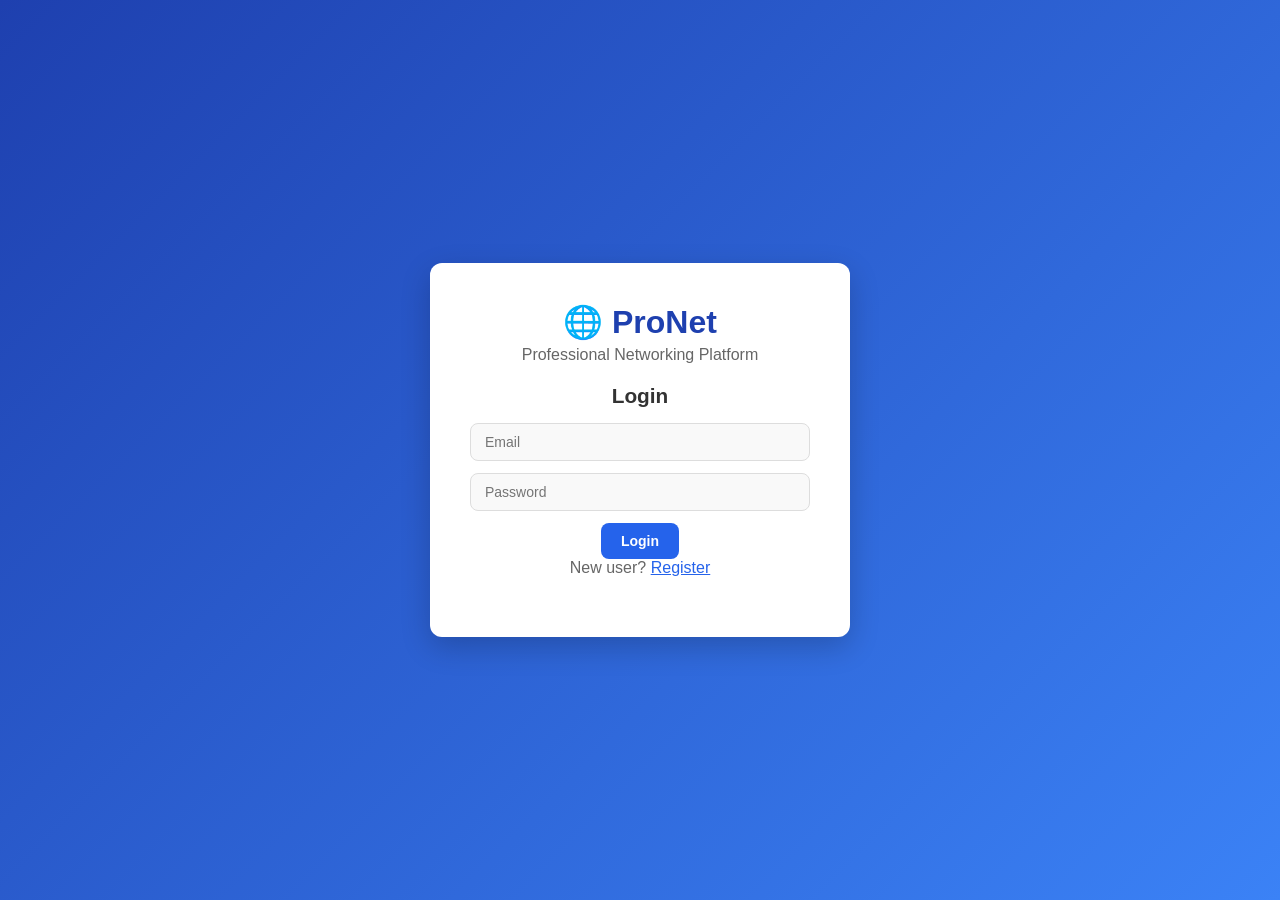
<file: Frontend/index.html>
<!DOCTYPE html>
<html lang="en">
<head>
  <meta charset="UTF-8">
  <title>ProNet - Login</title>
  <link rel="stylesheet" href="css/style.css">
</head>
<body class="auth-page">

  <div class="auth-box">
    <h1>🌐 ProNet</h1>
    <p>Professional Networking Platform</p>

    <!-- LOGIN -->
    <div id="loginSection">
      <h2>Login</h2>
      <input id="loginEmail"    type="email"    placeholder="Email" />
      <input id="loginPassword" type="password" placeholder="Password" />
      <button onclick="login()">Login</button>
      <p>New user? <a href="#" onclick="show('registerSection'); hide('loginSection')">Register</a></p>
    </div>

    <!-- REGISTER -->
    <div id="registerSection" style="display:none">
      <h2>Create Account</h2>
      <input id="rName"     type="text"     placeholder="Full Name" />
      <input id="rEmail"    type="email"    placeholder="Email" />
      <input id="rPass"     type="password" placeholder="Password" />
      <input id="rJob"      type="text"     placeholder="Job Title  (e.g. Software Engineer)" />
      <input id="rIndustry" type="text"     placeholder="Industry  (e.g. Technology)" />
      <input id="rSkills"   type="text"     placeholder="Skills  (e.g. Python, React, SQL)" />
      <input id="rExp"      type="text"     placeholder="Years of Experience  (e.g. 2)" />
      <button onclick="register()">Register</button>
      <p>Already have account? <a href="#" onclick="show('loginSection'); hide('registerSection')">Login</a></p>
    </div>
  </div>

  <script src="js/auth.js"></script>
</body>
</html>
</file>
<file: Frontend/css/style.css>
/* ===== RESET ===== */
* { margin: 0; padding: 0; box-sizing: border-box; }

body {
  font-family: Arial, sans-serif;
  background: #f0f4f8;
  color: #333;
}

/* ===== AUTH PAGE ===== */
.auth-page {
  display: flex;
  justify-content: center;
  align-items: center;
  min-height: 100vh;
  background: linear-gradient(135deg, #1e40af, #3b82f6);
}

.auth-box {
  background: white;
  padding: 40px;
  border-radius: 12px;
  width: 100%;
  max-width: 420px;
  text-align: center;
  box-shadow: 0 10px 30px rgba(0,0,0,0.2);
}

.auth-box h1 { font-size: 2rem; color: #1e40af; margin-bottom: 5px; }
.auth-box p  { color: #666; margin-bottom: 20px; }
.auth-box h2 { margin-bottom: 15px; font-size: 1.3rem; }

/* ===== INPUTS ===== */
input, textarea, select {
  width: 100%;
  padding: 10px 14px;
  margin-bottom: 12px;
  border: 1px solid #ddd;
  border-radius: 8px;
  font-size: 14px;
  font-family: Arial, sans-serif;
  background: #f9f9f9;
  outline: none;
}

input:focus, textarea:focus { border-color: #3b82f6; background: white; }
textarea { height: 90px; resize: vertical; }
select   { cursor: pointer; }

/* ===== BUTTONS ===== */
button {
  background: #2563eb;
  color: white;
  border: none;
  padding: 10px 20px;
  border-radius: 8px;
  cursor: pointer;
  font-size: 14px;
  font-weight: bold;
}

button:hover { background: #1d4ed8; }

button.green  { background: #16a34a; }
button.green:hover { background: #15803d; }
button.gray   { background: #9ca3af; }
button.gray:hover  { background: #6b7280; }
button.red    { background: #dc2626; }
button.red:hover   { background: #b91c1c; }
button.small  { padding: 6px 14px; font-size: 13px; }

/* ===== NAVBAR ===== */
.navbar {
  position: fixed;
  top: 0; left: 0; right: 0;
  background: white;
  border-bottom: 2px solid #e5e7eb;
  padding: 12px 24px;
  display: flex;
  align-items: center;
  justify-content: space-between;
  z-index: 100;
  box-shadow: 0 2px 8px rgba(0,0,0,0.08);
}

.navbar b   { font-size: 1.3rem; color: #1e40af; }
.navbar a   { text-decoration: none; color: #555; margin-left: 12px; font-size: 14px; }
.navbar a:hover { color: #1e40af; }

/* ===== PAGE ===== */
.page {
  max-width: 950px;
  margin: 0 auto;
  padding: 80px 16px 40px;
  display: flex;
  flex-direction: column;
  gap: 16px;
}

/* ===== CARD ===== */
.card {
  background: white;
  border-radius: 10px;
  padding: 20px;
  box-shadow: 0 2px 8px rgba(0,0,0,0.07);
}

.card h2 { margin-bottom: 8px; }
.card h3 { margin-bottom: 12px; }
.card p  { margin-bottom: 6px; line-height: 1.6; }

/* ===== LAYOUT HELPERS ===== */
.three-col {
  display: grid;
  grid-template-columns: repeat(3, 1fr);
  gap: 16px;
}

.center { text-align: center; }
.flex-between { display: flex; align-items: center; justify-content: space-between; flex-wrap: wrap; gap: 10px; }

/* ===== STATS ===== */
.big-num {
  font-size: 2.2rem;
  font-weight: bold;
  color: #2563eb;
  margin-bottom: 4px;
}

/* ===== PEOPLE GRID ===== */
.people-grid {
  display: grid;
  grid-template-columns: repeat(auto-fill, minmax(200px, 1fr));
  gap: 14px;
  margin-top: 14px;
}

/* ===== PERSON CARD ===== */
.person-card {
  border: 1px solid #e5e7eb;
  border-radius: 10px;
  padding: 16px;
  text-align: center;
  background: #fafafa;
}

.person-card .avatar {
  width: 56px;
  height: 56px;
  border-radius: 50%;
  background: #2563eb;
  color: white;
  font-size: 1.4rem;
  font-weight: bold;
  display: flex;
  align-items: center;
  justify-content: center;
  margin: 0 auto 10px;
}

.person-card h4 { font-size: 15px; margin-bottom: 3px; }
.person-card p  { font-size: 12px; color: #666; margin-bottom: 8px; }

.match-badge {
  display: inline-block;
  background: #dbeafe;
  color: #1d4ed8;
  font-size: 11px;
  font-weight: bold;
  padding: 2px 10px;
  border-radius: 20px;
  margin-bottom: 10px;
}

/* ===== AVATAR ===== */
.avatar-big {
  width: 80px;
  height: 80px;
  border-radius: 50%;
  background: #2563eb;
  color: white;
  font-size: 2rem;
  font-weight: bold;
  display: flex;
  align-items: center;
  justify-content: center;
  flex-shrink: 0;
}

/* ===== SKILLS ===== */
.skill-tag {
  display: inline-block;
  background: #dbeafe;
  color: #1e40af;
  padding: 4px 12px;
  border-radius: 20px;
  font-size: 13px;
  font-weight: bold;
  margin: 3px;
}

/* ===== AI BOX ===== */
.ai-box {
  background: #f0f7ff;
  border: 1px solid #bfdbfe;
  border-radius: 8px;
  padding: 14px;
  font-size: 14px;
  line-height: 1.7;
  min-height: 50px;
  white-space: pre-wrap;
  margin-top: 10px;
}

/* ===== TABS ===== */
.tab-btn {
  background: #e5e7eb;
  color: #333;
  border: none;
  padding: 8px 18px;
  border-radius: 8px;
  cursor: pointer;
  font-size: 13px;
}

.tab-btn.active { background: #2563eb; color: white; }

.tag-btn {
  background: #f3f4f6;
  color: #333;
  border: 1px solid #ddd;
  padding: 5px 14px;
  border-radius: 20px;
  cursor: pointer;
  font-size: 13px;
  margin: 3px;
}

.tag-btn.active { background: #2563eb; color: white; border-color: #2563eb; }

/* ===== FEED / POST CARD ===== */
.post-card {
  background: white;
  border-radius: 10px;
  padding: 18px;
  margin-bottom: 14px;
  box-shadow: 0 2px 8px rgba(0,0,0,0.07);
}

.post-card .post-header {
  display: flex;
  align-items: center;
  gap: 12px;
  margin-bottom: 10px;
}

.post-card .post-header .avatar {
  width: 42px; height: 42px;
  border-radius: 50%;
  background: #3b82f6;
  color: white;
  font-weight: bold;
  display: flex;
  align-items: center;
  justify-content: center;
  font-size: 1rem;
}

.post-type-label {
  font-size: 11px;
  background: #f3f4f6;
  border-radius: 4px;
  padding: 2px 8px;
  color: #666;
  margin-bottom: 8px;
  display: inline-block;
}

.post-text  { font-size: 14px; line-height: 1.6; margin-bottom: 12px; }
.post-footer { border-top: 1px solid #f0f0f0; padding-top: 10px; display: flex; gap: 16px; }
.post-footer button { background: none; color: #666; padding: 4px 8px; font-size: 13px; }
.post-footer button:hover { background: #f3f4f6; color: #333; }

/* ===== JOB CARD ===== */
.job-card {
  background: white;
  border-radius: 10px;
  padding: 18px;
  margin-bottom: 14px;
  box-shadow: 0 2px 8px rgba(0,0,0,0.07);
}

.job-card h3 { margin-bottom: 4px; }
.job-company  { color: #2563eb; font-weight: bold; font-size: 14px; }
.job-location { color: #666; font-size: 13px; margin: 4px 0 10px; }
.job-desc     { font-size: 14px; color: #444; margin-bottom: 12px; line-height: 1.5; }
.job-footer   { display: flex; align-items: center; justify-content: space-between; }
.job-date     { font-size: 12px; color: #999; }

/* ===== MESSAGES ===== */
.messages-layout {
  display: grid;
  grid-template-columns: 280px 1fr;
  gap: 16px;
  height: calc(100vh - 100px);
}

.contacts-list { overflow-y: auto; }

.contact-row {
  display: flex;
  align-items: center;
  gap: 10px;
  padding: 10px;
  border-radius: 8px;
  cursor: pointer;
  margin-bottom: 4px;
}

.contact-row:hover { background: #f0f4f8; }
.contact-row.active { background: #dbeafe; }

.contact-row .avatar {
  width: 38px; height: 38px;
  border-radius: 50%;
  background: #3b82f6;
  color: white;
  font-weight: bold;
  display: flex;
  align-items: center;
  justify-content: center;
}

.chat-area {
  display: flex;
  flex-direction: column;
  padding: 0;
  overflow: hidden;
}

#chatWith { padding: 16px; border-bottom: 1px solid #eee; }

.chat-messages {
  flex: 1;
  overflow-y: auto;
  padding: 16px;
  display: flex;
  flex-direction: column;
  gap: 8px;
}

.bubble {
  max-width: 65%;
  padding: 10px 14px;
  border-radius: 12px;
  font-size: 14px;
  line-height: 1.5;
}

.bubble.me       { background: #2563eb; color: white; align-self: flex-end; border-bottom-right-radius: 3px; }
.bubble.them     { background: #f0f4f8; color: #333;  align-self: flex-start; border-bottom-left-radius: 3px; }

#chatInput {
  padding: 12px 16px;
  border-top: 1px solid #eee;
  display: flex;
  gap: 10px;
}

#chatInput input { margin: 0; }

/* ===== PHOTO BUTTON ===== */
.photo-btn {
  display: inline-block;
  background: #2563eb;
  color: white;
  border-radius: 8px;
  padding: 6px 12px;
  font-size: 13px;
  font-weight: bold;
  cursor: pointer;
}

.photo-btn:hover { background: #1d4ed8; }

/* ===== LINKS ===== */
a { color: #2563eb; }
a:hover { text-decoration: underline; }
</file>
